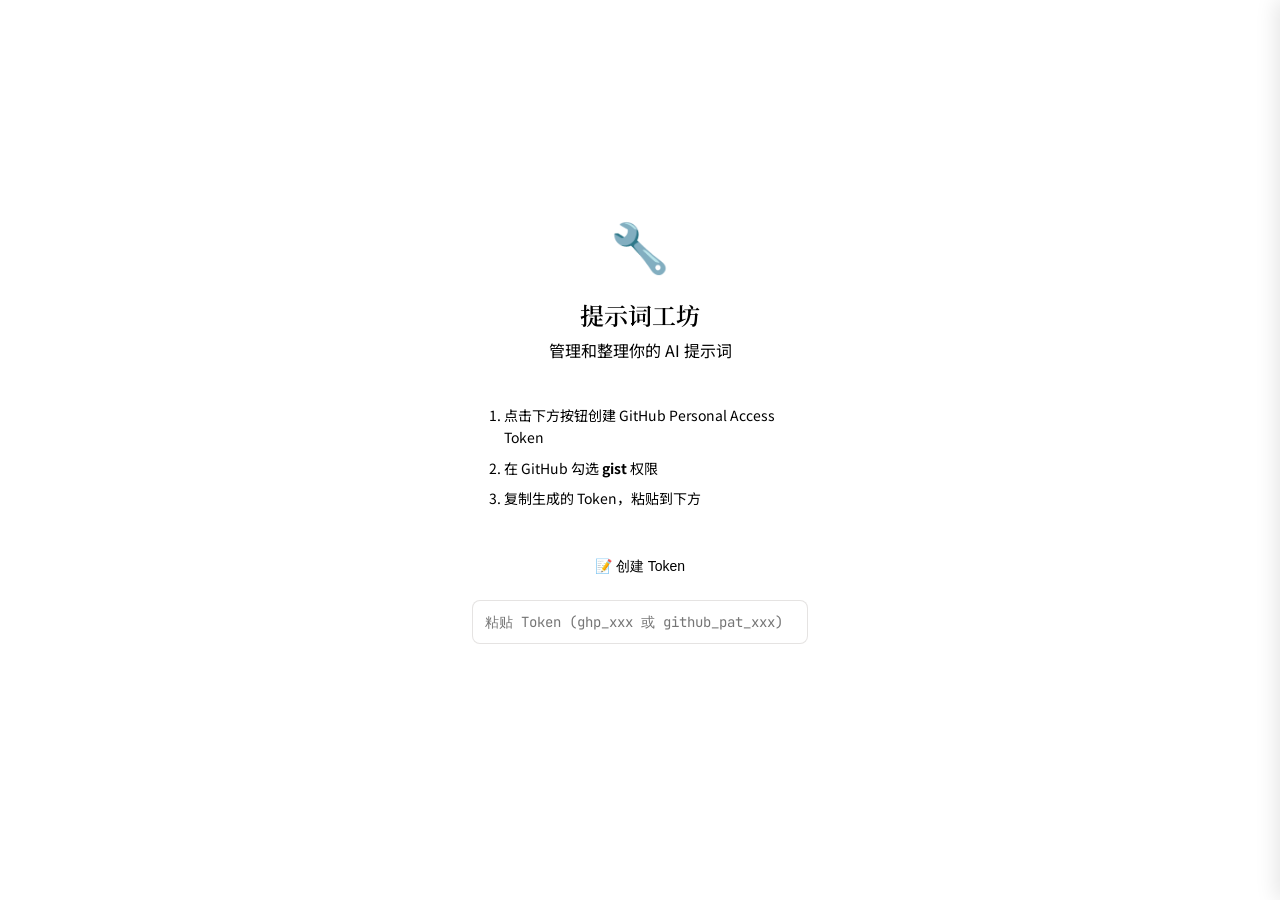
<file: index.html>
<!DOCTYPE html>
<html lang="zh-CN">
<head>
    <meta charset="UTF-8">
    <meta name="viewport" content="width=device-width, initial-scale=1.0, user-scalable=no">
    <meta name="theme-color" content="#F59E0B">
    <meta name="apple-mobile-web-app-capable" content="yes">
    <meta name="apple-mobile-web-app-status-bar-style" content="default">
    <meta name="apple-mobile-web-app-title" content="提示词工坊">
    <title>提示词工坊 | Prompt Vault</title>
    <link rel="manifest" href="manifest.json">
    <link rel="apple-touch-icon" href="data:image/svg+xml,<svg xmlns='http://www.w3.org/2000/svg' viewBox='0 0 100 100'><rect fill='%23F59E0B' width='100' height='100' rx='20'/><text x='50' y='65' font-size='50' text-anchor='middle'>🔧</text></svg>">
    <link rel="stylesheet" href="css/style.css">
    <link rel="preconnect" href="https://fonts.googleapis.com">
    <link rel="preconnect" href="https://fonts.gstatic.com" crossorigin>
    <link href="https://fonts.googleapis.com/css2?family=Noto+Sans+SC:wght@400;500;600;700&family=Noto+Serif+SC:wght@600;700&family=JetBrains+Mono:wght@400;500&display=swap" rel="stylesheet">
</head>
<body>
    <div id="app" class="app">
        <!-- Header -->
        <header class="header">
            <div class="header-left">
                <div class="module-switch">
                    <button id="module-prompts" class="module-btn active" onclick="App.switchModule('prompts')">
                        <span>🔧</span> 提示词
                    </button>
                    <button id="module-todos" class="module-btn" onclick="App.switchModule('todos')">
                        <span>✓</span> Todo
                    </button>
                </div>
            </div>

            <div class="header-center">
                <div class="search-box">
                    <span class="search-icon">🔍</span>
                    <input type="search" id="search" class="search-input" placeholder="搜索提示词... (⌘F)">
                </div>
            </div>

            <div class="header-right">
                <button class="btn btn-primary" id="new-prompt-btn" title="新建提示词 (⌘N)">
                    <span>+</span> 新建
                </button>
                <button class="btn btn-primary" id="new-todo-btn" title="新建任务" style="display: none;">
                    <span>+</span> 新建
                </button>
                <button class="btn btn-secondary" id="select-mode-btn" title="多选模式">
                    <span>☐</span> 选择
                </button>
                <button class="btn btn-ghost" id="toggle-sidebar-btn" title="显示/隐藏分类" onclick="App.toggleSidebar()">
                    <span>☰</span> 分类
                </button>
                <button class="btn btn-ghost" id="settings-btn" title="设置">
                    <span>⚙️</span>
                </button>
                <button class="btn btn-secondary" id="import-btn" title="导入 (⌘I)">
                    <span>📥</span> 导入
                </button>
                <button class="btn btn-secondary" id="export-btn" title="导出 (⌘E)">
                    <span>📤</span> 导出
                </button>
                <button class="btn btn-ai" id="ai-btn" title="AI 整理 (⌘K)">
                    <span>⚡</span> AI 助手
                </button>
            </div>
        </header>

        <!-- Main Layout -->
        <div class="main-layout">
            <!-- Sidebar -->
            <aside class="sidebar" id="sidebar">
                <div class="sidebar-section">
                    <h3 class="sidebar-title">分类</h3>
                    <ul class="category-tree" id="category-tree">
                        <!-- Categories will be rendered here -->
                    </ul>
                    <button class="btn btn-ghost" id="add-category-btn" style="width: 100%; margin-top: 0.5rem;">
                        <span>+</span> 新建分类
                    </button>
                </div>

                <!-- Edit Category Modal -->
                <div id="edit-category-modal" class="modal-overlay hidden">
                    <div class="modal" style="max-width: 400px;">
                        <div class="modal-header">
                            <h2 class="modal-title">编辑分类</h2>
                            <button class="modal-close" onclick="App.closeModal('edit-category-modal')">&times;</button>
                        </div>
                        <div class="modal-body">
                            <div class="editor-field" style="margin-bottom: 1rem;">
                                <label class="editor-label">分类名称</label>
                                <input type="text" id="edit-category-name" class="editor-input" placeholder="例如：写作">
                            </div>
                            <div class="editor-field">
                                <label class="editor-label">图标（选择一个 emoji）</label>
                                <div id="edit-category-icons" style="display: flex; gap: 8px; flex-wrap: wrap;">
                                    <!-- Icons will be rendered here -->
                                </div>
                            </div>
                        </div>
                        <div class="modal-footer">
                            <button class="btn btn-danger" id="delete-category-btn" onclick="App.deleteEditingCategory()">删除</button>
                            <div style="flex: 1;"></div>
                            <button class="btn btn-secondary" onclick="App.closeModal('edit-category-modal')">取消</button>
                            <button class="btn btn-primary" onclick="App.saveEditingCategory()">保存</button>
                        </div>
                    </div>
                </div>

                <div class="sidebar-section">
                    <h3 class="sidebar-title">统计</h3>
                    <div class="stats-grid">
                        <div class="stat-card">
                            <div class="stat-value" id="total-count">0</div>
                            <div class="stat-label">总提示词</div>
                        </div>
                        <div class="stat-card">
                            <div class="stat-value" id="month-count">0</div>
                            <div class="stat-label">本月新增</div>
                        </div>
                    </div>
                </div>
            </aside>

            <!-- Content Area -->
            <main class="content-area">
                <div id="prompts-view" class="module-view active">
                    <div id="loading-state" class="loading-state">
                        <div class="loading-spinner"></div>
                        <p>加载中...</p>
                    </div>
                    <div id="prompt-grid" class="prompt-grid hidden">
                        <!-- Prompt cards will be rendered here -->
                    </div>

                    <div id="empty-state" class="empty-state hidden">
                        <div class="empty-state-icon">📝</div>
                        <h3 class="empty-state-title">还没有提示词</h3>
                        <p class="empty-state-text">点击右上角的"新建"按钮创建第一个提示词</p>
                    </div>
                </div>
                <div id="todos-view" class="module-view">
                    <div class="todo-view-header">
                        <div class="view-toggle">
                            <button id="view-list" class="view-btn active" onclick="App.switchTodoView('list')">📋 列表</button>
                            <button id="view-kanban" class="view-btn" onclick="App.switchTodoView('kanban')">📊 看板</button>
                            <button id="view-calendar" class="view-btn" onclick="App.switchTodoView('calendar')">📅 日历</button>
                        </div>
                        <button class="btn btn-primary" id="new-todo-btn-view">+ 新建任务</button>
                    </div>
                    <div id="todo-list-view" class="todo-view-container active">
                        <div id="todo-list" class="todo-list"></div>
                        <div id="todo-empty-state" class="empty-state hidden">
                            <div class="empty-state-icon">✓</div>
                            <h3 class="empty-state-title">还没有 Todo</h3>
                            <p class="empty-state-text">创建你的第一个 Todo 项目</p>
                        </div>
                    </div>
                    <div id="todo-kanban-view" class="todo-view-container">
                        <!-- Kanban board will be rendered here -->
                    </div>
                    <div id="todo-calendar-view" class="todo-view-container">
                        <!-- Calendar will be rendered here -->
                    </div>
                </div>
            </main>
        </div>

        <!-- Sync Status Bar -->
        <div class="sync-status-bar">
            <span class="sync-dot" id="sync-dot"></span>
            <span id="sync-text">已同步</span>
        </div>
    </div>

    <!-- Editor Modal -->
    <div id="editor-modal" class="modal-overlay hidden">
        <div class="modal" style="max-width: 700px;">
            <div class="modal-header">
                <h2 class="modal-title" id="editor-title">新建提示词</h2>
                <button class="modal-close" id="editor-close">&times;</button>
            </div>
            <div class="modal-body">
                <label class="editor-title-label">标题</label>
                <input type="text" id="prompt-title-input" class="editor-title-input" placeholder="输入提示词标题..." autofocus>

                <label class="editor-title-label" style="margin-top: 1rem;">正文内容</label>
                <textarea id="prompt-content-input" class="editor-content" placeholder="输入你的提示词内容..." rows="10"></textarea>

                <div class="editor-meta">
                    <div class="editor-field">
                        <label class="editor-label">分类</label>
                        <select id="prompt-category-select" class="editor-select">
                            <option value="">选择分类</option>
                        </select>
                    </div>
                    <div class="editor-field">
                        <label class="editor-label">标签（逗号分隔）</label>
                        <input type="text" id="prompt-tags-input" class="editor-input" placeholder="标签1, 标签2">
                    </div>
                </div>

                <div id="prompt-meta-info" class="editor-meta" style="font-size: 0.75rem; color: var(--ink-light);">
                    <span id="created-at"></span>
                    <span id="usage-count"></span>
                </div>
            </div>
            <div class="modal-footer">
                <button class="btn btn-ghost" id="editor-delete" style="display: none;">删除</button>
                <button class="btn btn-secondary" id="editor-copy">复制</button>
                <button class="btn btn-secondary" id="editor-cancel">取消</button>
                <button class="btn btn-primary" id="editor-save">保存</button>
            </div>
        </div>
    </div>

    <!-- Import Modal -->
    <div id="import-modal" class="modal-overlay hidden">
        <div class="modal">
            <div class="modal-header">
                <h2 class="modal-title">导入提示词</h2>
                <button class="modal-close" id="import-close">&times;</button>
            </div>
            <div class="modal-body">
                <div class="drop-zone" id="drop-zone">
                    <div class="drop-zone-icon">📄</div>
                    <div class="drop-zone-text">拖拽文件到此处或点击选择</div>
                    <div class="drop-zone-hint">支持 JSON、Markdown、CSV 格式</div>
                    <input type="file" id="file-input" accept=".json,.md,.csv" style="display: none;">
                </div>

                <div id="import-preview" class="import-preview hidden">
                    <!-- Preview items will be rendered here -->
                </div>

                <div style="margin-top: 1rem;">
                    <label class="editor-label">导入到分类</label>
                    <select id="import-category-select" class="editor-select">
                        <option value="">不指定分类</option>
                    </select>
                </div>
            </div>
            <div class="modal-footer">
                <button class="btn btn-secondary" id="import-cancel">取消</button>
                <button class="btn btn-primary" id="import-confirm" disabled>开始导入</button>
            </div>
        </div>
    </div>

    <!-- Export Modal -->
    <div id="export-modal" class="modal-overlay hidden">
        <div class="modal">
            <div class="modal-header">
                <h2 class="modal-title">导出提示词</h2>
                <button class="modal-close" id="export-close">&times;</button>
            </div>
            <div class="modal-body">
                <div class="editor-field" style="margin-bottom: 1rem;">
                    <label class="editor-label">导出范围</label>
                    <select id="export-scope" class="editor-select">
                        <option value="all">全部提示词</option>
                        <option value="current">当前分类</option>
                    </select>
                </div>

                <div class="editor-field">
                    <label class="editor-label">导出格式</label>
                    <select id="export-format" class="editor-select">
                        <option value="json">JSON（完整数据）</option>
                        <option value="markdown">Markdown（便于阅读）</option>
                        <option value="csv">CSV（表格）</option>
                    </select>
                </div>
            </div>
            <div class="modal-footer">
                <button class="btn btn-secondary" id="export-cancel">取消</button>
                <button class="btn btn-primary" id="export-confirm">导出</button>
            </div>
        </div>
    </div>

    <!-- AI Panel -->
    <div id="ai-panel" class="ai-panel">
        <div class="ai-panel-header">
            <div class="ai-panel-title">
                <span>⚡</span>
                <span>AI 助手</span>
            </div>
            <button class="btn btn-ghost" id="ai-close" style="color: white;">&times;</button>
        </div>
        <div class="ai-panel-body">
            <button class="ai-action-btn" id="ai-organize">
                <span>🧹</span> 整理提示词
            </button>
            <button class="ai-action-btn" id="ai-detect-duplicates">
                <span>🔍</span> 检测重复
            </button>
            <button class="ai-action-btn" id="ai-optimize-names">
                <span>✏️</span> 优化命名
            </button>

            <div id="ai-suggestions" style="margin-top: 1rem;">
                <h4 style="font-size: 0.875rem; color: var(--text-muted); margin-bottom: 0.5rem;">整理建议</h4>
                <div id="suggestions-list">
                    <p style="font-size: 0.875rem; color: var(--text-light);">点击上方按钮开始 AI 整理</p>
                </div>
            </div>
        </div>
    </div>

    <!-- Add Category Modal -->
    <div id="add-category-modal" class="modal-overlay hidden">
        <div class="modal" style="max-width: 400px;">
            <div class="modal-header">
                <h2 class="modal-title">新建分类</h2>
                <button class="modal-close" onclick="App.closeModal('add-category-modal')">&times;</button>
            </div>
            <div class="modal-body">
                <div class="editor-field" style="margin-bottom: 1rem;">
                    <label class="editor-label">分类名称</label>
                    <input type="text" id="new-category-name" class="editor-input" placeholder="例如：写作">
                </div>
                <div class="editor-field">
                    <label class="editor-label">图标（选择一个 emoji）</label>
                    <div style="display: flex; gap: 8px; flex-wrap: wrap;">
                        <button class="emoji-btn" data-icon="📝">📝</button>
                        <button class="emoji-btn" data-icon="💡">💡</button>
                        <button class="emoji-btn" data-icon="🎨">🎨</button>
                        <button class="emoji-btn" data-icon="📖">📖</button>
                        <button class="emoji-btn" data-icon="🔧">🔧</button>
                        <button class="emoji-btn" data-icon="💬">💬</button>
                        <button class="emoji-btn" data-icon="📊">📊</button>
                        <button class="emoji-btn" data-icon="🌐">🌐</button>
                        <button class="emoji-btn" data-icon="🎯">🎯</button>
                        <button class="emoji-btn" data-icon="📁">📁</button>
                        <button class="emoji-btn" data-icon="🚀">🚀</button>
                        <button class="emoji-btn" data-icon="⭐">⭐</button>
                        <button class="emoji-btn" data-icon="🔥">🔥</button>
                        <button class="emoji-btn" data-icon="💎">💎</button>
                        <button class="emoji-btn" data-icon="🎵">🎵</button>
                        <button class="emoji-btn" data-icon="🎮">🎮</button>
                        <button class="emoji-btn" data-icon="📷">📷</button>
                        <button class="emoji-btn" data-icon="🎬">🎬</button>
                        <button class="emoji-btn" data-icon="💼">💼</button>
                        <button class="emoji-btn" data-icon="🏆">🏆</button>
                        <button class="emoji-btn" data-icon="🌟">🌟</button>
                        <button class="emoji-btn" data-icon="🎁">🎁</button>
                        <button class="emoji-btn" data-icon="💻">💻</button>
                        <button class="emoji-btn" data-icon="📱">📱</button>
                        <button class="emoji-btn" data-icon="🛠️">🛠️</button>
                        <button class="emoji-btn" data-icon="✂️">✂️</button>
                        <button class="emoji-btn" data-icon="📌">📌</button>
                        <button class="emoji-btn" data-icon="🎓">🎓</button>
                        <button class="emoji-btn" data-icon="💰">💰</button>
                    </div>
                </div>
            </div>
            <div class="modal-footer">
                <button class="btn btn-secondary" onclick="App.closeModal('add-category-modal')">取消</button>
                <button class="btn btn-primary" onclick="App.addCategory()">创建</button>
            </div>
        </div>
    </div>

    <!-- Settings Modal -->
    <div id="settings-modal" class="modal-overlay hidden">
        <div class="modal" style="max-width: 500px;">
            <div class="modal-header">
                <h2 class="modal-title">设置</h2>
                <button class="modal-close" onclick="App.closeModal('settings-modal')">&times;</button>
            </div>
            <div class="modal-body" id="settings-content">
                <!-- Settings content will be rendered by Components.renderSettings() -->
            </div>
            <div class="modal-footer">
                <button class="btn btn-secondary" onclick="App.closeModal('settings-modal')">取消</button>
                <button class="btn btn-primary" onclick="App.saveSettings()">保存</button>
            </div>
        </div>
    </div>

    <!-- Batch Actions Bar -->
    <div id="batch-actions" class="batch-actions hidden">
        <span class="batch-count"><span id="batch-count">0</span> 已选中</span>
        <button class="btn btn-secondary" onclick="App.batchMoveToCategory()">移动到分类</button>
        <button class="btn btn-secondary" onclick="App.batchDelete()">删除</button>
        <button class="btn btn-ghost" onclick="Components.clearSelection()">取消</button>
    </div>

    <!-- Move to Category Modal -->
    <div id="move-modal" class="modal-overlay hidden">
        <div class="modal" style="max-width: 400px;">
            <div class="modal-header">
                <h2 class="modal-title">移动到分类</h2>
                <button class="modal-close" onclick="App.closeModal('move-modal')">&times;</button>
            </div>
            <div class="modal-body">
                <div class="editor-field">
                    <label class="editor-label">选择目标分类</label>
                    <select id="move-to-category" class="editor-select">
                        <option value="">不指定分类</option>
                    </select>
                </div>
            </div>
            <div class="modal-footer">
                <button class="btn btn-secondary" onclick="App.closeModal('move-modal')">取消</button>
                <button class="btn btn-primary" onclick="App.confirmMove()">移动</button>
            </div>
        </div>
    </div>

    <!-- Toast Container -->
    <div id="toast-container" class="toast-container"></div>

    <!-- Scripts -->
    <script src="js/api.js"></script>
    <script src="js/store.js"></script>
    <script src="js/calendar.js"></script>
    <script src="js/components.js"></script>
    <script src="js/ai.js"></script>
    <script src="js/app.js"></script>
</body>
</html>
</file>
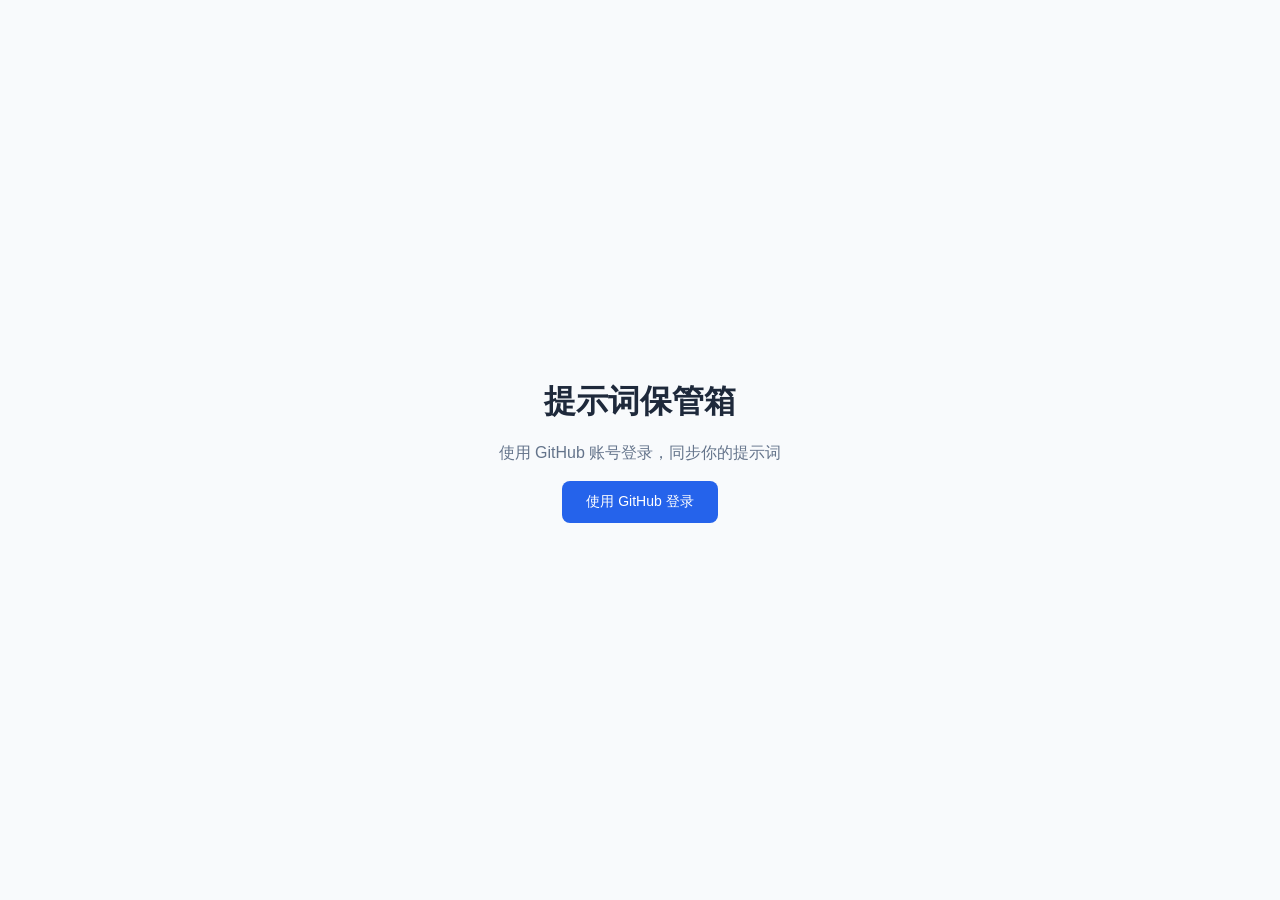
<file: web/index.html>
<!DOCTYPE html>
<html lang="zh-CN">
<head>
    <meta charset="UTF-8">
    <meta name="viewport" content="width=device-width, initial-scale=1.0">
    <title>提示词保管箱</title>
    <link rel="stylesheet" href="css/style.css">
</head>
<body>
    <div id="app">
        <!-- 登录视图 -->
        <div id="login-view" class="view">
            <div class="login-container">
                <h1>提示词保管箱</h1>
                <p>使用 GitHub 账号登录，同步你的提示词</p>
                <button id="github-login" class="btn-primary">使用 GitHub 登录</button>
            </div>
        </div>

        <!-- 主视图 -->
        <div id="main-view" class="view hidden">
            <!-- 侧边栏 -->
            <aside class="sidebar">
                <div class="sidebar-header">
                    <h2>提示词</h2>
                    <button id="new-prompt" class="btn-icon">+</button>
                </div>
                <input type="search" id="search" placeholder="搜索提示词...">
                <div id="category-list" class="category-list"></div>
                <div id="prompt-list" class="prompt-list"></div>
            </aside>

            <!-- 内容区 -->
            <main class="content">
                <div id="empty-state" class="empty-state">
                    <p>选择一个提示词或创建新的</p>
                </div>
                <div id="prompt-editor" class="prompt-editor hidden">
                    <input type="text" id="prompt-title" placeholder="标题">
                    <div class="editor-toolbar">
                        <select id="prompt-category">
                            <option value="">选择分类</option>
                        </select>
                        <input type="text" id="prompt-tags" placeholder="标签（逗号分隔）">
                    </div>
                    <textarea id="prompt-content" placeholder="提示词内容..."></textarea>
                    <div class="editor-actions">
                        <button id="copy-prompt" class="btn-secondary">复制</button>
                        <button id="delete-prompt" class="btn-danger">删除</button>
                        <button id="save-prompt" class="btn-primary">保存</button>
                    </div>
                </div>
            </main>
        </div>
    </div>

    <script src="js/api.js"></script>
    <script src="js/store.js"></script>
    <script src="js/components.js"></script>
    <script src="js/app.js"></script>
</body>
</html>
</file>
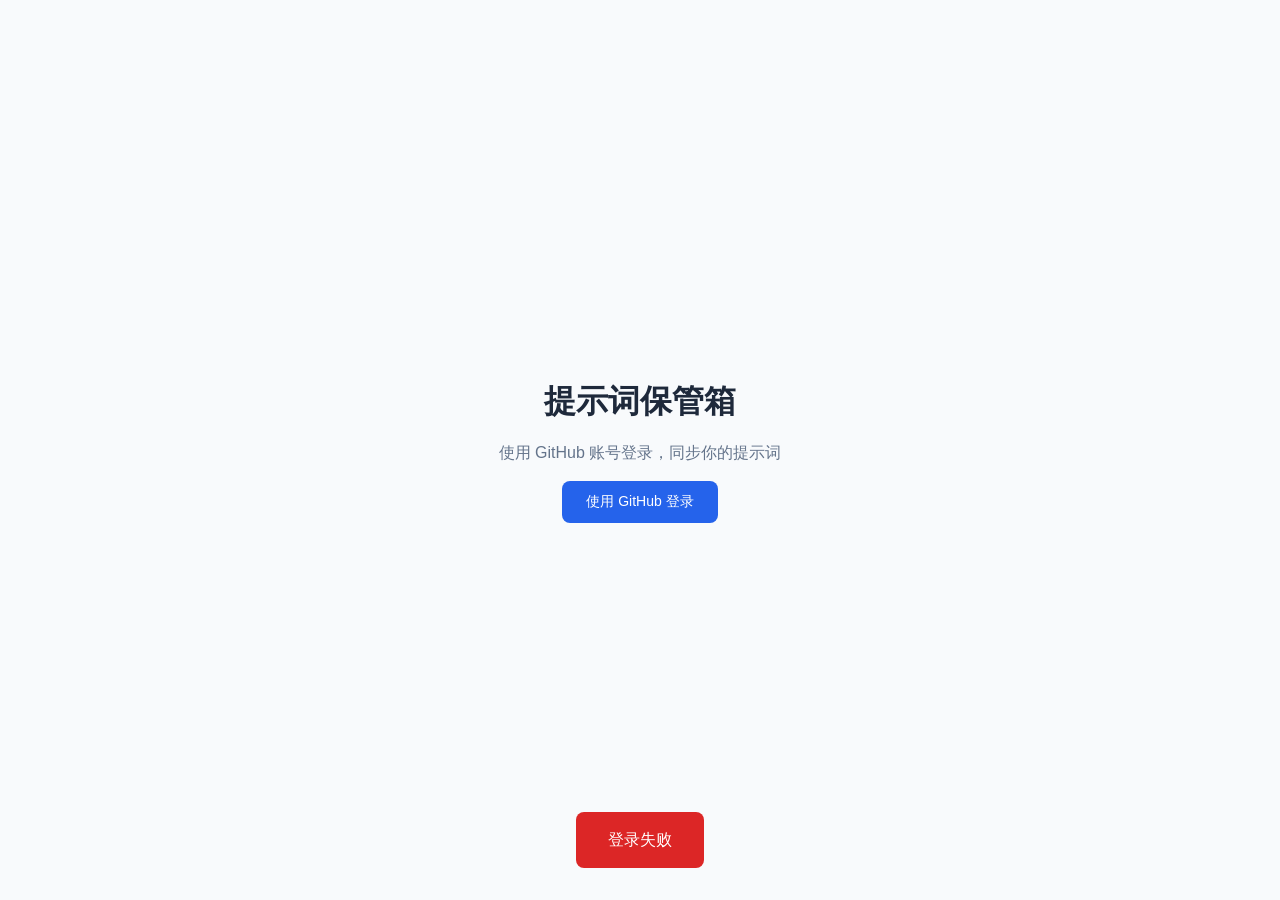
<file: web/callback.html>
<!DOCTYPE html>
<html lang="zh-CN">
<head>
    <meta charset="UTF-8">
    <meta http-equiv="refresh" content="0;url=index.html">
    <title>登录中...</title>
</head>
<body>
    <p>正在处理登录...</p>
    <script>
        const params = new URLSearchParams(window.location.search);
        const code = params.get('code');
        const state = params.get('state');
        window.location.href = 'index.html?code=' + code + '&state=' + state;
    </script>
</body>
</html>
</file>
<file: css/style.css>
/* Main Stylesheet - Craft Workshop Theme */
/* Import all style modules */
@import url('variables.css');
@import url('base.css');
@import url('layout.css');
@import url('components.css');

/* Additional custom styles below */

/* Login Page */
.login-page {
    min-height: 100vh;
    display: flex;
    align-items: center;
    justify-content: center;
    background: var(--paper);
}

.login-card {
    background: white;
    border-radius: var(--radius-lg);
    box-shadow: var(--shadow-lg);
    padding: var(--space-8);
    width: 100%;
    max-width: 400px;
    text-align: center;
}

.login-logo {
    font-size: 3rem;
    margin-bottom: var(--space-4);
}

.login-title {
    font-family: var(--font-display);
    font-size: 1.5rem;
    margin-bottom: var(--space-2);
}

.login-subtitle {
    color: var(--ink-muted);
    margin-bottom: var(--space-6);
}

.login-instructions {
    background: var(--paper);
    border-radius: var(--radius-md);
    padding: var(--space-4);
    margin-bottom: var(--space-4);
    text-align: left;
    font-size: 0.875rem;
}

.login-instructions ol {
    margin-left: var(--space-4);
}

.login-instructions li {
    margin-bottom: var(--space-2);
    color: var(--ink-muted);
}

/* Token input */
.token-input-group {
    margin-bottom: var(--space-4);
}

.token-input {
    width: 100%;
    padding: var(--space-3);
    border: 1px solid rgba(168, 162, 158, 0.3);
    border-radius: var(--radius-md);
    font-family: var(--font-mono);
    font-size: 0.875rem;
}

.token-input:focus {
    outline: none;
    border-color: var(--amber-400);
    box-shadow: 0 0 0 3px rgba(245, 158, 11, 0.1);
}

/* AI Processing indicator */
.ai-thinking {
    display: flex;
    align-items: center;
    gap: var(--space-2);
    padding: var(--space-3) var(--space-4);
    background: linear-gradient(90deg, var(--amber-50), var(--paper));
    border-radius: var(--radius-md);
    margin-bottom: var(--space-4);
}

.ai-thinking-dots {
    display: flex;
    gap: 4px;
}

.ai-thinking-dots span {
    width: 6px;
    height: 6px;
    background: var(--amber-500);
    border-radius: 50%;
    animation: bounce 1.4s infinite ease-in-out;
}

.ai-thinking-dots span:nth-child(1) { animation-delay: 0s; }
.ai-thinking-dots span:nth-child(2) { animation-delay: 0.2s; }
.ai-thinking-dots span:nth-child(3) { animation-delay: 0.4s; }

@keyframes bounce {
    0%, 80%, 100% { transform: scale(0); }
    40% { transform: scale(1); }
}

/* Import preview */
.import-preview {
    max-height: 300px;
    overflow-y: auto;
    border: 1px solid rgba(168, 162, 158, 0.2);
    border-radius: var(--radius-md);
    margin: var(--space-4) 0;
}

.import-item {
    display: flex;
    align-items: flex-start;
    gap: var(--space-3);
    padding: var(--space-3);
    border-bottom: 1px solid rgba(168, 162, 158, 0.1);
}

.import-item:last-child {
    border-bottom: none;
}

.import-checkbox {
    margin-top: var(--space-1);
}

.import-content {
    flex: 1;
    min-width: 0;
}

.import-title {
    font-weight: 500;
    color: var(--ink);
    margin-bottom: var(--space-1);
}

.import-meta {
    font-size: 0.75rem;
    color: var(--ink-light);
}

/* Staggered animation for cards */
.prompt-card:nth-child(1) { animation-delay: 0ms; }
.prompt-card:nth-child(2) { animation-delay: 50ms; }
.prompt-card:nth-child(3) { animation-delay: 100ms; }
.prompt-card:nth-child(4) { animation-delay: 150ms; }
.prompt-card:nth-child(5) { animation-delay: 200ms; }
.prompt-card:nth-child(6) { animation-delay: 250ms; }
.prompt-card:nth-child(7) { animation-delay: 300ms; }
.prompt-card:nth-child(8) { animation-delay: 350ms; }

/* Category management */
.category-management {
    padding: var(--space-4);
}

.category-form {
    display: flex;
    gap: var(--space-2);
    margin-bottom: var(--space-4);
}

.category-form input {
    flex: 1;
    padding: var(--space-2);
    border: 1px solid rgba(168, 162, 158, 0.3);
    border-radius: var(--radius-md);
}

.category-list {
    list-style: none;
}

.category-list-item {
    display: flex;
    align-items: center;
    justify-content: space-between;
    padding: var(--space-2) var(--space-3);
    border-radius: var(--radius-md);
    transition: background var(--transition-fast);
}

.category-list-item:hover {
    background: var(--paper);
}

.category-list-item span {
    display: flex;
    align-items: center;
    gap: var(--space-2);
}

.category-item {
    position: relative;
    display: flex;
    align-items: center;
}

.category-btn {
    display: flex;
    align-items: center;
    width: calc(100% - 50px);
    padding: var(--space-2) var(--space-3);
    background: transparent;
    border: none;
    border-radius: var(--radius-md);
    font-size: 0.875rem;
    color: var(--ink);
    cursor: pointer;
    transition: all var(--transition-fast);
    text-align: left;
}

.category-item:hover .category-edit-btn {
    opacity: 1;
}

.category-edit-btn {
    position: absolute;
    right: 45px;
    top: 50%;
    transform: translateY(-50%);
    background: var(--paper);
    border: none;
    cursor: pointer;
    opacity: 0;
    transition: opacity var(--transition-fast);
    font-size: 0.75rem;
    padding: 4px 8px;
    border-radius: var(--radius-sm);
    box-shadow: var(--shadow-sm);
}

.category-edit-btn:hover {
    opacity: 1;
    background: var(--amber-100);
}

.category-count {
    position: absolute;
    right: 8px;
    font-size: 0.75rem;
    font-family: var(--font-mono);
    color: var(--ink-light);
    background: var(--paper);
    padding: 0.125rem 0.5rem;
    border-radius: 9999px;
}

.category-delete {
    background: transparent;
    border: none;
    color: var(--ink-light);
    cursor: pointer;
    opacity: 0;
    transition: opacity var(--transition-fast);
}

.category-list-item:hover .category-delete {
    opacity: 1;
}

.category-delete:hover {
    color: var(--terracotta);
}

/* Usage stats */
.usage-badge {
    display: inline-flex;
    align-items: center;
    gap: var(--space-1);
    font-size: 0.75rem;
    color: var(--ink-light);
}

.usage-icon {
    font-size: 0.875rem;
}

/* Keyboard shortcuts hint */
.shortcuts-hint {
    position: fixed;
    bottom: 60px;
    right: var(--space-6);
    background: var(--ink);
    color: white;
    padding: var(--space-2) var(--space-3);
    border-radius: var(--radius-md);
    font-size: 0.75rem;
    opacity: 0.8;
}

.shortcuts-hint kbd {
    background: rgba(255, 255, 255, 0.2);
    padding: 0.125rem 0.375rem;
    border-radius: 3px;
    margin: 0 0.125rem;
}
</file>
<file: web/css/style.css>
:root {
    --primary: #2563eb;
    --primary-hover: #1d4ed8;
    --danger: #dc2626;
    --bg: #f8fafc;
    --surface: #ffffff;
    --border: #e2e8f0;
    --text: #1e293b;
    --text-secondary: #64748b;
}

* {
    box-sizing: border-box;
    margin: 0;
    padding: 0;
}

body {
    font-family: -apple-system, BlinkMacSystemFont, 'Segoe UI', Roboto, sans-serif;
    background: var(--bg);
    color: var(--text);
    line-height: 1.5;
}

.hidden { display: none !important; }

/* 登录视图 */
.login-container {
    display: flex;
    flex-direction: column;
    align-items: center;
    justify-content: center;
    min-height: 100vh;
    gap: 1rem;
}

.login-container h1 { font-size: 2rem; }
.login-container p { color: var(--text-secondary); }

/* 主视图布局 */
#main-view {
    display: grid;
    grid-template-columns: 280px 1fr;
    height: 100vh;
}

/* 侧边栏 */
.sidebar {
    background: var(--surface);
    border-right: 1px solid var(--border);
    padding: 1rem;
    display: flex;
    flex-direction: column;
    gap: 1rem;
}

.sidebar-header {
    display: flex;
    justify-content: space-between;
    align-items: center;
}

.btn-icon {
    width: 2rem;
    height: 2rem;
    border: none;
    background: var(--primary);
    color: white;
    border-radius: 0.5rem;
    cursor: pointer;
    font-size: 1.25rem;
}

/* 搜索框 */
input[type="search"] {
    width: 100%;
    padding: 0.75rem;
    border: 1px solid var(--border);
    border-radius: 0.5rem;
    font-size: 0.875rem;
}

/* 提示词列表 */
.prompt-list {
    flex: 1;
    overflow-y: auto;
}

.prompt-item {
    padding: 0.75rem;
    border-radius: 0.5rem;
    cursor: pointer;
    margin-bottom: 0.5rem;
}

.prompt-item:hover { background: var(--bg); }
.prompt-item.active { background: var(--primary); color: white; }
.prompt-item h3 { font-size: 0.875rem; margin-bottom: 0.25rem; }
.prompt-item p { font-size: 0.75rem; color: var(--text-secondary); }
.prompt-item.active p { color: rgba(255,255,255,0.8); }

/* 内容区 */
.content {
    padding: 2rem;
    overflow-y: auto;
}

.empty-state {
    display: flex;
    align-items: center;
    justify-content: center;
    height: 100%;
    color: var(--text-secondary);
}

/* 编辑器 */
.prompt-editor {
    max-width: 800px;
    margin: 0 auto;
    display: flex;
    flex-direction: column;
    gap: 1rem;
}

#prompt-title {
    font-size: 1.5rem;
    font-weight: 600;
    padding: 0.75rem;
    border: 1px solid var(--border);
    border-radius: 0.5rem;
}

.editor-toolbar {
    display: flex;
    gap: 1rem;
}

select, #prompt-tags {
    padding: 0.75rem;
    border: 1px solid var(--border);
    border-radius: 0.5rem;
}

#prompt-content {
    flex: 1;
    min-height: 300px;
    padding: 1rem;
    border: 1px solid var(--border);
    border-radius: 0.5rem;
    font-family: monospace;
    resize: vertical;
}

.editor-actions {
    display: flex;
    gap: 1rem;
    justify-content: flex-end;
}

/* 按钮样式 */
button {
    padding: 0.75rem 1.5rem;
    border: none;
    border-radius: 0.5rem;
    cursor: pointer;
    font-size: 0.875rem;
    transition: background 0.2s;
}

.btn-primary { background: var(--primary); color: white; }
.btn-primary:hover { background: var(--primary-hover); }
.btn-secondary { background: var(--bg); color: var(--text); }
.btn-secondary:hover { background: var(--border); }
.btn-danger { background: var(--danger); color: white; }

/* Toast 通知 */
.toast {
    position: fixed;
    bottom: 2rem;
    left: 50%;
    transform: translateX(-50%);
    padding: 1rem 2rem;
    background: var(--text);
    color: white;
    border-radius: 0.5rem;
    animation: slideUp 0.3s ease;
    z-index: 1000;
}

.toast-success { background: #16a34a; }
.toast-error { background: var(--danger); }

@keyframes slideUp {
    from { opacity: 0; transform: translateX(-50%) translateY(1rem); }
    to { opacity: 1; transform: translateX(-50%) translateY(0); }
}

/* 分类样式 */
.categories { margin-bottom: 1rem; }
.category-label { font-size: 0.75rem; color: var(--text-secondary); margin-bottom: 0.5rem; }
.category-item { padding: 0.5rem; border-radius: 0.375rem; cursor: pointer; font-size: 0.875rem; }
.category-item:hover { background: var(--bg); }
.category-item.active { background: var(--primary); color: white; }

.empty { color: var(--text-secondary); text-align: center; padding: 2rem; }

/* 移动端适配 */
@media (max-width: 768px) {
    #main-view { grid-template-columns: 1fr; }
    .sidebar { position: fixed; width: 100%; height: 100%; z-index: 100; transform: translateX(-100%); transition: transform 0.3s; }
    .sidebar.open { transform: translateX(0); }
}
</file>
